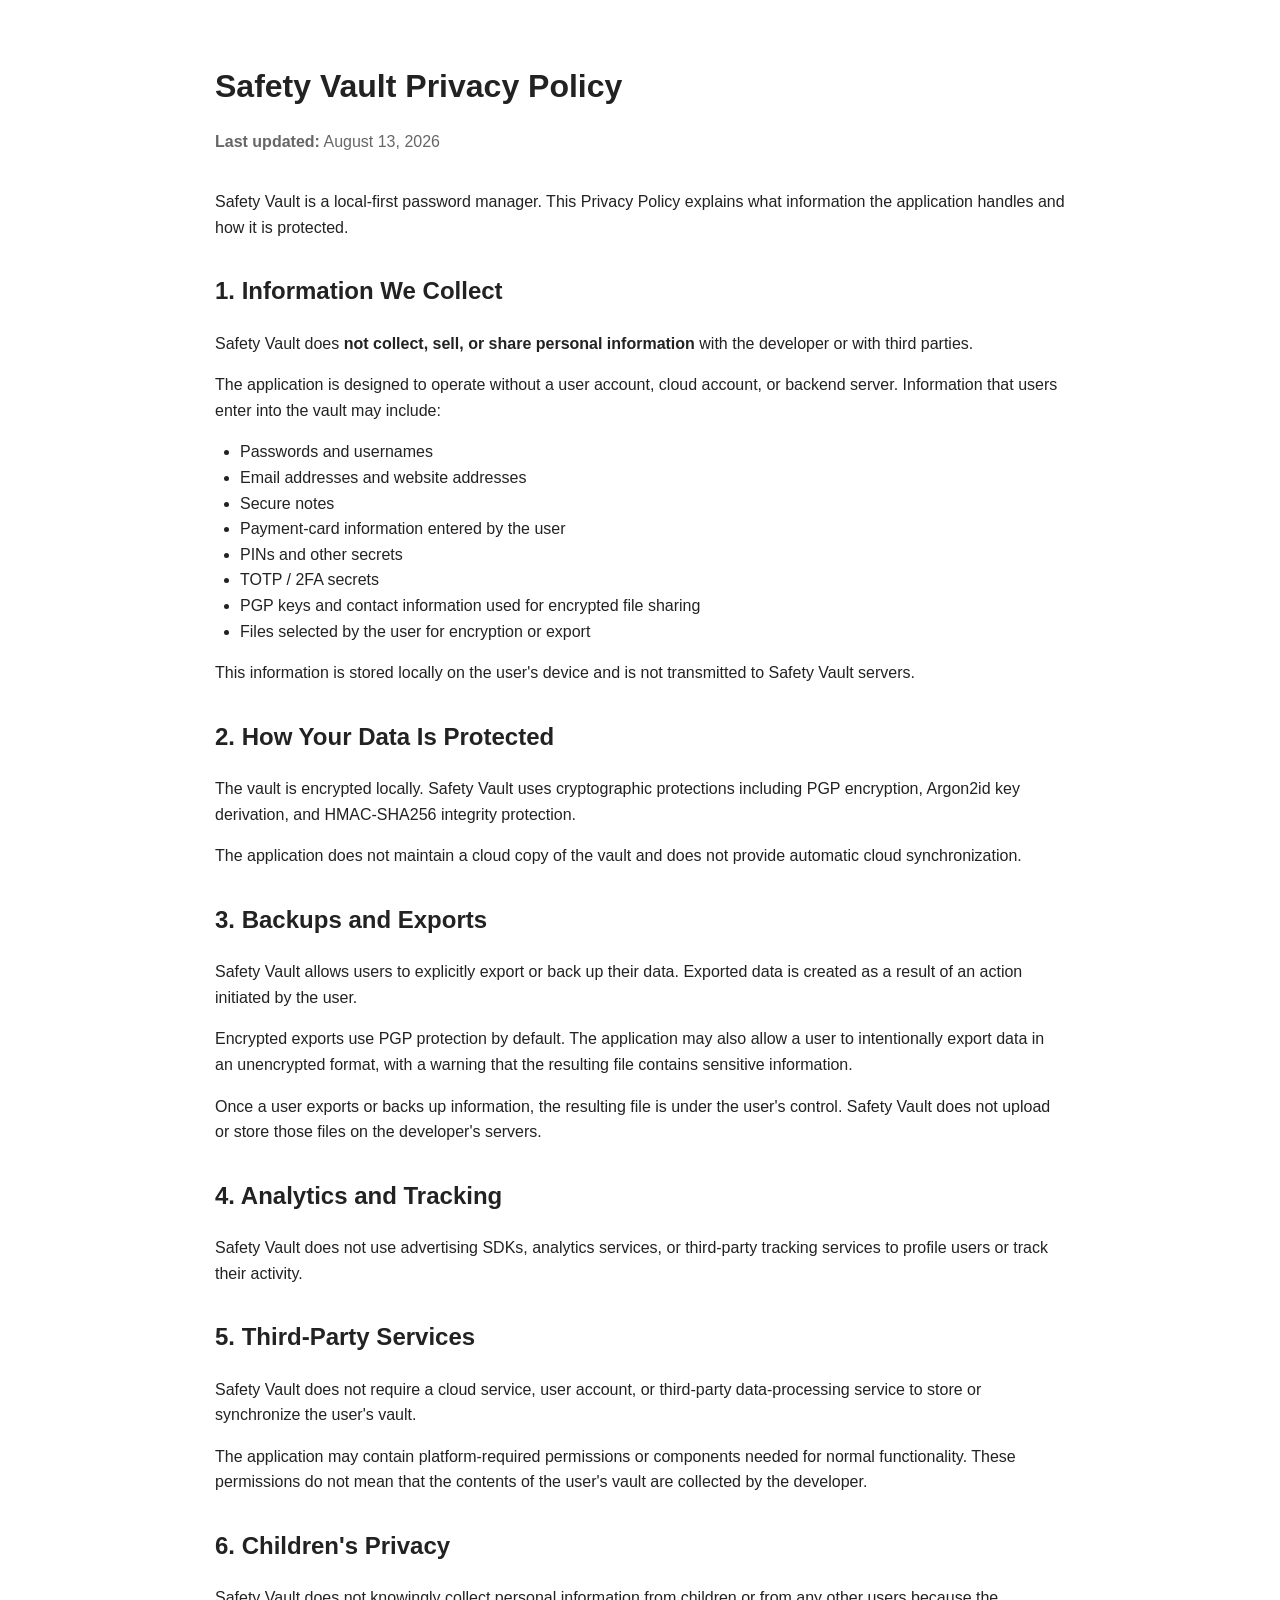
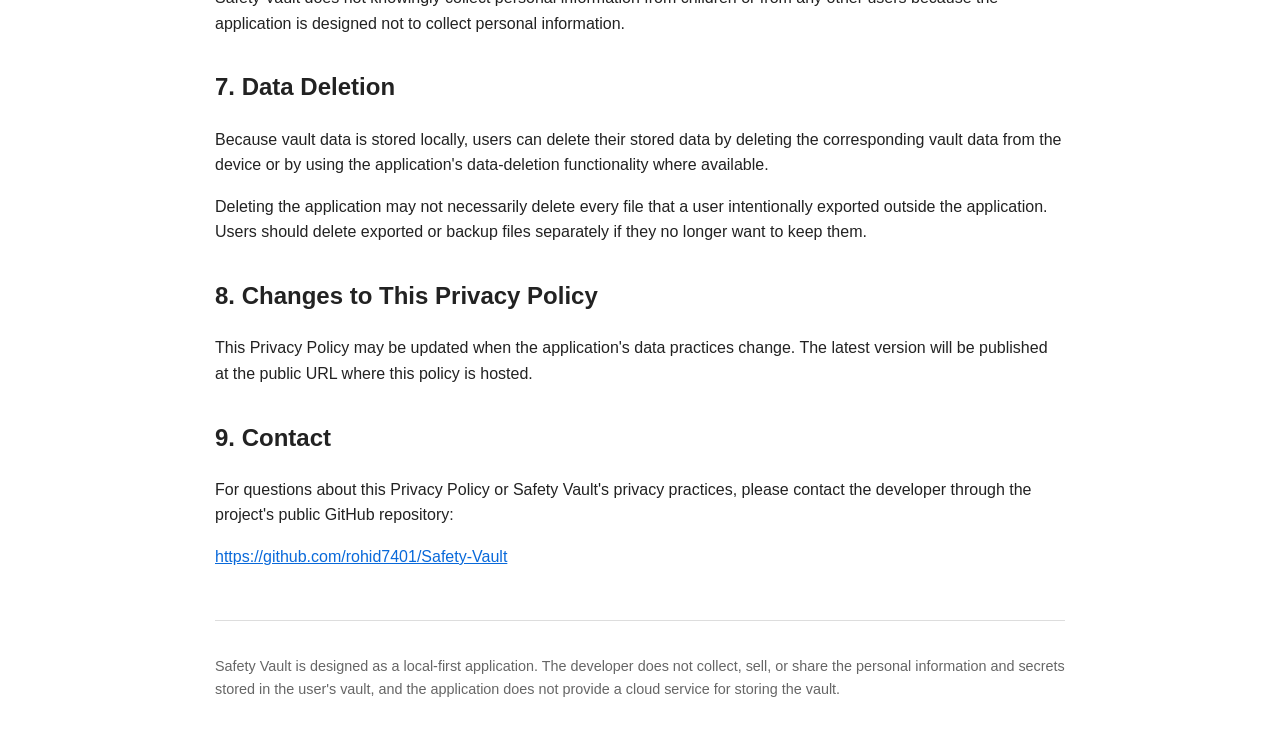
<file: privacy.html>
<!DOCTYPE html>
<html lang="en">
<head>
    <meta charset="UTF-8">
    <meta name="viewport" content="width=device-width, initial-scale=1.0">
    <title>Safety Vault - Privacy Policy</title>
    <style>
        body {
            font-family: -apple-system, BlinkMacSystemFont, "Segoe UI", Roboto, Arial, sans-serif;
            line-height: 1.6;
            max-width: 850px;
            margin: 0 auto;
            padding: 40px 20px;
            color: #222;
            background: #fff;
        }

        h1 {
            margin-bottom: 5px;
        }

        h2 {
            margin-top: 32px;
        }

        .updated {
            color: #666;
            margin-bottom: 35px;
        }

        ul {
            padding-left: 25px;
        }

        a {
            color: #0969da;
        }

        footer {
            margin-top: 50px;
            padding-top: 20px;
            border-top: 1px solid #ddd;
            color: #666;
            font-size: 0.9em;
        }
    </style>
</head>

<body>

    <h1>Safety Vault Privacy Policy</h1>

    <p class="updated">
        <strong>Last updated:</strong> August 13, 2026
    </p>

    <p>
        Safety Vault is a local-first password manager. This Privacy Policy
        explains what information the application handles and how it is protected.
    </p>

    <h2>1. Information We Collect</h2>

    <p>
        Safety Vault does <strong>not collect, sell, or share personal information</strong>
        with the developer or with third parties.
    </p>

    <p>
        The application is designed to operate without a user account, cloud account,
        or backend server. Information that users enter into the vault may include:
    </p>

    <ul>
        <li>Passwords and usernames</li>
        <li>Email addresses and website addresses</li>
        <li>Secure notes</li>
        <li>Payment-card information entered by the user</li>
        <li>PINs and other secrets</li>
        <li>TOTP / 2FA secrets</li>
        <li>PGP keys and contact information used for encrypted file sharing</li>
        <li>Files selected by the user for encryption or export</li>
    </ul>

    <p>
        This information is stored locally on the user's device and is not
        transmitted to Safety Vault servers.
    </p>

    <h2>2. How Your Data Is Protected</h2>

    <p>
        The vault is encrypted locally. Safety Vault uses cryptographic protections
        including PGP encryption, Argon2id key derivation, and HMAC-SHA256 integrity
        protection.
    </p>

    <p>
        The application does not maintain a cloud copy of the vault and does not
        provide automatic cloud synchronization.
    </p>

    <h2>3. Backups and Exports</h2>

    <p>
        Safety Vault allows users to explicitly export or back up their data.
        Exported data is created as a result of an action initiated by the user.
    </p>

    <p>
        Encrypted exports use PGP protection by default. The application may also
        allow a user to intentionally export data in an unencrypted format, with
        a warning that the resulting file contains sensitive information.
    </p>

    <p>
        Once a user exports or backs up information, the resulting file is under
        the user's control. Safety Vault does not upload or store those files on
        the developer's servers.
    </p>

    <h2>4. Analytics and Tracking</h2>

    <p>
        Safety Vault does not use advertising SDKs, analytics services, or
        third-party tracking services to profile users or track their activity.
    </p>

    <h2>5. Third-Party Services</h2>

    <p>
        Safety Vault does not require a cloud service, user account, or
        third-party data-processing service to store or synchronize the user's vault.
    </p>

    <p>
        The application may contain platform-required permissions or components
        needed for normal functionality. These permissions do not mean that the
        contents of the user's vault are collected by the developer.
    </p>

    <h2>6. Children's Privacy</h2>

    <p>
        Safety Vault does not knowingly collect personal information from children
        or from any other users because the application is designed not to collect
        personal information.
    </p>

    <h2>7. Data Deletion</h2>

    <p>
        Because vault data is stored locally, users can delete their stored data
        by deleting the corresponding vault data from the device or by using the
        application's data-deletion functionality where available.
    </p>

    <p>
        Deleting the application may not necessarily delete every file that a user
        intentionally exported outside the application. Users should delete
        exported or backup files separately if they no longer want to keep them.
    </p>

    <h2>8. Changes to This Privacy Policy</h2>

    <p>
        This Privacy Policy may be updated when the application's data practices
        change. The latest version will be published at the public URL where this
        policy is hosted.
    </p>

    <h2>9. Contact</h2>

    <p>
        For questions about this Privacy Policy or Safety Vault's privacy practices,
        please contact the developer through the project's public GitHub repository:
    </p>

    <p>
        <a href="https://github.com/rohid7401/Safety-Vault">
            https://github.com/rohid7401/Safety-Vault
        </a>
    </p>

    <footer>
        <p>
            Safety Vault is designed as a local-first application. The developer
            does not collect, sell, or share the personal information and secrets
            stored in the user's vault, and the application does not provide a
            cloud service for storing the vault.
        </p>
    </footer>

</body>
</html>
</file>
